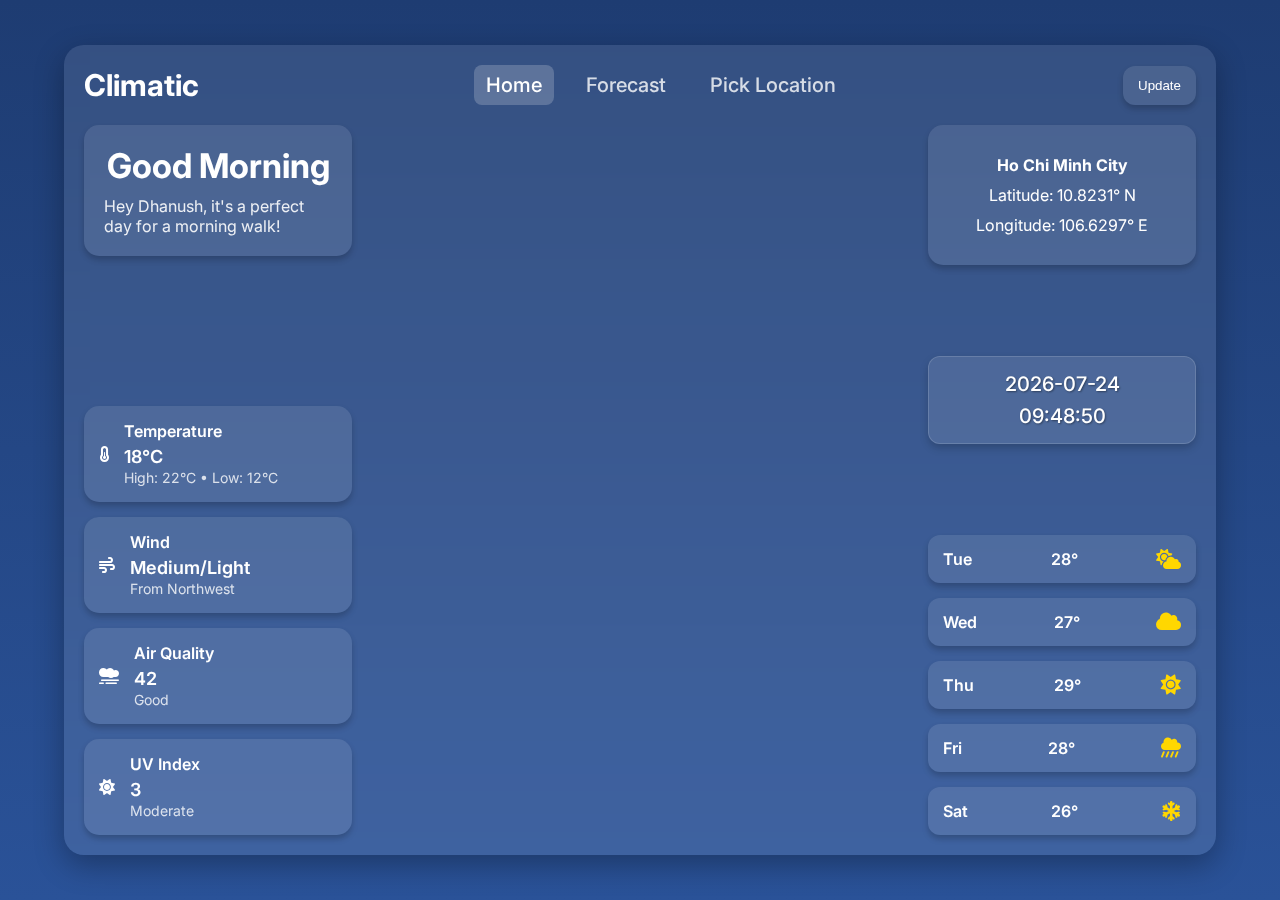
<file: index.html>
<!DOCTYPE html>
<html lang="en">
<head>
    <meta charset="UTF-8">
    <meta name="viewport" content="width=device-width, initial-scale=1.0">
    <title>Weather Dashboard</title>
    <link rel="stylesheet" href="styles.css">
    <link href="https://fonts.googleapis.com/css2?family=Inter:wght@400;500;600;700;900&display=swap" rel="stylesheet">
    <link href="https://cdnjs.cloudflare.com/ajax/libs/font-awesome/6.0.0-beta3/css/all.min.css" rel="stylesheet">
</head>
<body>
    <div class="app-container">
        <header>
            <div class="logo">
                <span>Climatic</span>
            </div>
            <nav class="nav-items">
                <div class="nav-item active">Home</div>
                <div class="nav-item">Forecast</div>
                <div class="nav-item" id="pick-location">Pick Location</div>
            </nav>
            <div class="right-icons">
                <button id="update">Update</button>
            </div>
        </header>

        <main>
            <div class="left-section">
                <div class="greeting">
                    <h1>Good Morning</h1>
                    <p>Hey Dhanush, it's a perfect day for a morning walk!</p>
                </div>

                <!-- Location search area (hidden by default) -->
                <div id="location-search" class="location-search hidden">
                    <input type="text" id="location-input" placeholder="Enter city name...">
                    <button id="search-button"><i class="fas fa-search"></i> Search</button>
                </div>

                <div class="weather-stats">
                    <div class="temperature-info l_block">
                        <div class="temperature-icon">
                            <i class="fas fa-thermometer-half"></i>
                        </div>
                        <div class="temperature-details">
                            <h3>Temperature</h3>
                            <p id="temp">18°C</p>
                            <span>High: 22°C • Low: 12°C</span>
                        </div>
                    </div>
                    <div class="wind-info l_block">
                        <div class="wind-icon">
                            <i class="fas fa-wind"></i>
                        </div>
                        <div class="wind-details">
                            <h3>Wind</h3>
                            <p>Medium/Light</p>
                            <span>From Northwest</span>
                        </div>
                    </div>
                    <div class="aqi-info l_block">
                        <div class="aqi-icon">
                            <i class="fas fa-smog"></i>
                        </div>
                        <div class="aqi-details">
                            <h3>Air Quality</h3>
                            <p>42</p>
                            <span>Good</span>
                        </div>
                    </div>
                    <div class="uv-info l_block">
                        <div class="uv-icon">
                            <i class="fas fa-sun"></i>
                        </div>
                        <div class="uv-details">
                            <h3>UV Index</h3>
                            <p>3</p>
                            <span>Moderate</span>
                        </div>
                    </div>
                </div>
            </div>

            <div class="center-section">
                <div id="weather-visualization" class="weather-visual">
                    <div class="cloud"></div>
                    <div class="sun"></div>
                    <div class="droplet droplet-1"></div>
                    <div class="droplet droplet-2"></div>
                    <div class="droplet droplet-3"></div>
                </div>
            </div>

            <div class="right-section">
                <div class="location">
                    <p id="address">Ho Chi Minh City</p>
                    <p id="latitude">Latitude: 10.8231° N</p>
                    <p id="longitude">Longitude: 106.6297° E</p>
                </div>
                <div class="time">
                    <p id="date">2025-04-14</p>
                    <p id="time">12:00:00</p>
                </div>
                <div class="forecast">
                    <div class="forecast-day">
                        <span>Tue</span>
                        <span>28°</span>
                        <div class="weather-icon">
                            <i class="fas fa-cloud-sun"></i>
                        </div>
                    </div>
                    <div class="forecast-day">
                        <span>Wed</span>
                        <span>27°</span>
                        <div class="weather-icon">
                            <i class="fas fa-cloud"></i>
                        </div>
                    </div>
                    <div class="forecast-day">
                        <span>Thu</span>
                        <span>29°</span>
                        <div class="weather-icon">
                            <i class="fas fa-sun"></i>
                        </div>
                    </div>
                    <div class="forecast-day">
                        <span>Fri</span>
                        <span>28°</span>
                        <div class="weather-icon">
                            <i class="fas fa-cloud-showers-heavy"></i>
                        </div>
                    </div>
                    <div class="forecast-day">
                        <span>Sat</span>
                        <span>26°</span>
                        <div class="weather-icon">
                            <i class="fas fa-snowflake"></i>
                        </div>
                    </div>
                </div>
            </div>
        </main>
    </div>
    <script src="script.js"></script>
</body>
</html>
</file>
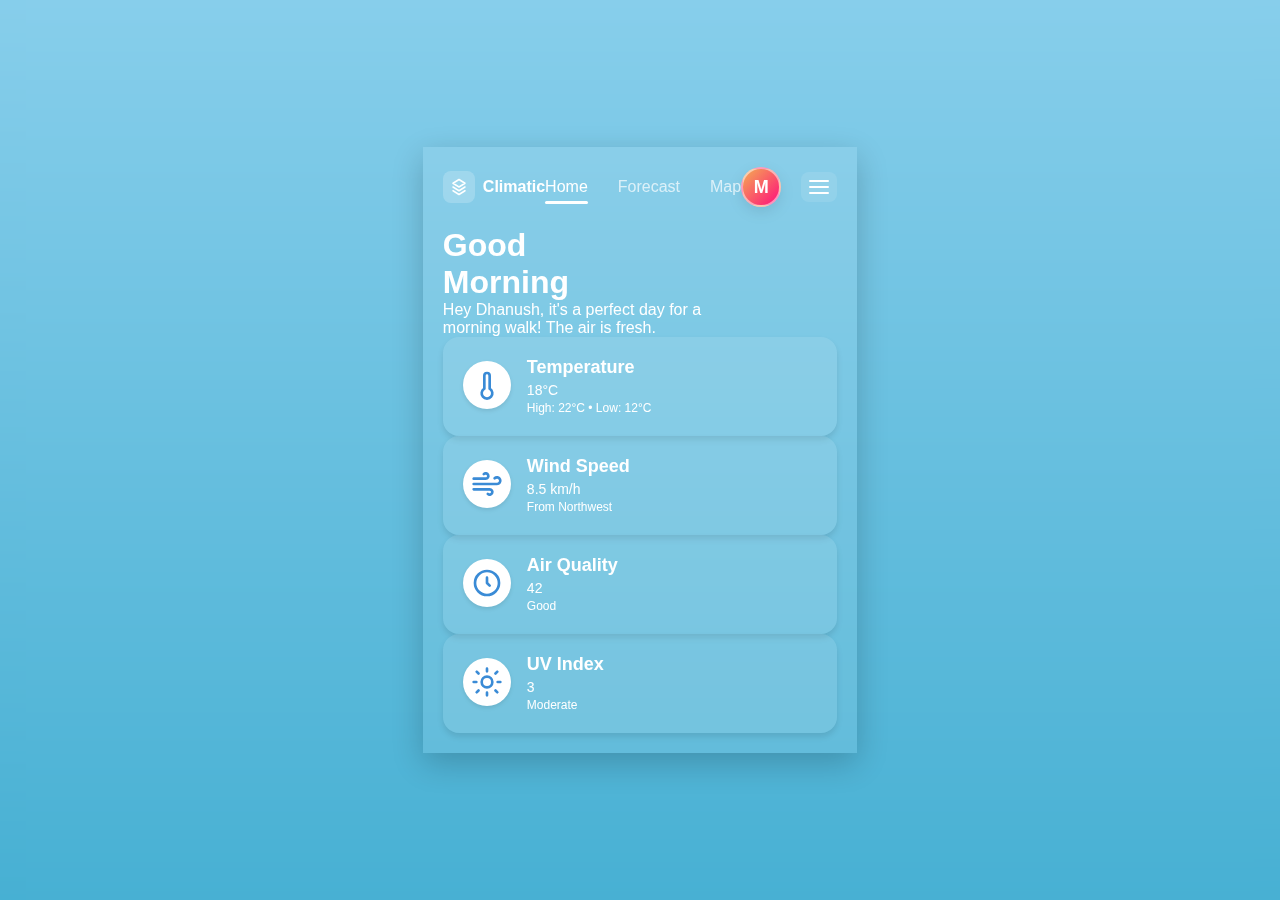
<file: text.html>
<!DOCTYPE html>
<html lang="en">
<head>
    <meta charset="UTF-8">
    <meta name="viewport" content="width=device-width, initial-scale=1.0">
    <title>Document</title>
    <link rel="stylesheet" href="sty.css">
</head>
<body>
    <div class="container">
        <div class="app-container">
            <header>
                <div class="logo">
                    <div class="logo-icon">
                        <svg width="18" height="18" viewBox="0 0 24 24" fill="none" xmlns="http://www.w3.org/2000/svg">
                            <path d="M12 2L4 7L12 12L20 7L12 2Z" stroke="white" stroke-width="2" stroke-linecap="round" stroke-linejoin="round"/>
                            <path d="M4 17L12 22L20 17" stroke="white" stroke-width="2" stroke-linecap="round" stroke-linejoin="round"/>
                            <path d="M4 12L12 17L20 12" stroke="white" stroke-width="2" stroke-linecap="round" stroke-linejoin="round"/>
                        </svg>
                    </div>
                    <span>Climatic</span>
                </div>
                <div class="nav-items">
                    <div class="nav-item active">Home</div>
                    <div class="nav-item">Forecast</div>
                    <div class="nav-item">Map</div>
                </div>
                <div class="right-icons">
                    <div class="profile-icon">M</div>
                    <div class="menu-icon">
                        <span></span>
                        <span></span>
                        <span></span>
                    </div>
                </div>
            </header>
        <section>
            <div class="m_left">
                <div class="greetings">
                    <h1>Good<br>Morning</h1>
                    <p>Hey Dhanush, it's a perfect day for a<br>morning walk! The air is fresh.</p>
                </div>
                <div class="weather-stats">
                    <!-- Temperature Info -->
                    <div class="temperature-info l_block">
                        <div class="temperature-icon">
                            <svg width="24" height="24" viewBox="0 0 24 24" fill="none" xmlns="http://www.w3.org/2000/svg">
                                <path d="M14 14.76V5a2 2 0 1 0-4 0v9.76a4 4 0 1 0 4 0z" stroke="#3a8bd6" stroke-width="2" stroke-linecap="round" stroke-linejoin="round"/>
                            </svg>
                        </div>

                        <div class="temperature-details">
                            <h3>Temperature</h3>
                            <p>18°C</p>
                            <span>High: 22°C • Low: 12°C</span>
                        </div>
                    </div>
                
                    <!-- Wind Info -->
                    <div class="wind-info l_block">
                        <div class="wind-icon">
                            <svg width="24" height="24" viewBox="0 0 24 24" fill="none" xmlns="http://www.w3.org/2000/svg">
                                <path d="M9.59 4.59A2 2 0 1 1 11 8H2m10.59 11.41A2 2 0 1 0 14 16H2m15.73-8.27A2.5 2.5 0 1 1 19.5 12H2" stroke="#3a8bd6" stroke-width="2" stroke-linecap="round" stroke-linejoin="round"/>
                            </svg>
                        </div>

                        <div class="wind-details">
                            <h3>Wind Speed</h3>
                            <p>8.5 km/h</p>
                            <span>From Northwest</span>
                        </div>
                    </div>
                
                    <!-- Air Quality Info -->
                    <div class="aqi-info l_block">
                        <div class="aqi-icon">
                            <svg width="24" height="24" viewBox="0 0 24 24" fill="none" xmlns="http://www.w3.org/2000/svg">
                                <path d="M3 12a9 9 0 1 1 18 0A9 9 0 0 1 3 12z" stroke="#3a8bd6" stroke-width="2" stroke-linecap="round" stroke-linejoin="round"/>
                                <path d="M12 8v4l2 2" stroke="#3a8bd6" stroke-width="2" stroke-linecap="round" stroke-linejoin="round"/>
                            </svg>
                        </div>

                        <div class="aqi-details">
                            <h3>Air Quality</h3>
                            <p>42</p>
                            <span>Good</span>
                        </div>
                    </div>
                
                    <!-- UV Index Info -->
                    <div class="uv-info l_block">
                        <div class="uv-icon">
                            <svg width="24" height="24" viewBox="0 0 24 24" fill="none" xmlns="http://www.w3.org/2000/svg">
                                <circle cx="12" cy="12" r="4" stroke="#3a8bd6" stroke-width="2"/>
                                <path d="M12 2v2M12 20v2M4.22 4.22l1.42 1.42M18.36 18.36l1.42 1.42M2 12h2M20 12h2M4.22 19.78l1.42-1.42M18.36 5.64l1.42-1.42" stroke="#3a8bd6" stroke-width="2" stroke-linecap="round"/>
                            </svg>
                        </div>

                        <div class="uv-details">
                            <h3>UV Index</h3>
                            <p>3</p>
                            <span>Moderate</span>
                        </div>
                    </div>
                </div>
            </div>




            <div class="m_middle">

            </div>
            <div class="m_right"></div>
        </section>
    </div>
</body>
</html>
</file>
<file: styles.css>
* {
    margin: 0;
    padding: 0;
    box-sizing: border-box;
}

/* Enhanced styles for a visually appealing design */
body {
    background: linear-gradient(to bottom, #1e3c72, #2a5298); /* Deep blue gradient */
    color: #fff;
    font-family: 'Inter', sans-serif;
    margin: 0;
    padding: 0;
    display: flex;
    justify-content: center;
    align-items: center;
    height: 100vh;
    overflow: hidden;
}

.app-container {
    width: 90%;
    max-width: 1200px;
    height: 90%;
    background: rgba(255, 255, 255, 0.1);
    box-shadow: 0 10px 30px rgba(0, 0, 0, 0.3);
    display: flex;
    flex-direction: column;
    padding: 20px;
    border-radius: 20px;
    backdrop-filter: blur(10px);
}

header {
    display: flex;
    justify-content: space-between;
    align-items: center;
    margin-bottom: 20px;
}

.logo {
    display: flex;
    align-items: center;
    gap: 10px;
    font-weight: 700;
    font-size: 30px;
    color: #fff;
}

.nav-items {
    display: flex;
    gap: 20px;
    font-size: 20px;
}

.nav-item {
    font-weight: 500;
    opacity: 0.8;
    transition: all 0.3s ease;
    padding: 8px 12px;
    border-radius: 8px;
    cursor: pointer;
}

.nav-item.active, .nav-item:hover {
    opacity: 1;
    background: rgba(255, 255, 255, 0.2);
}

#update{
    display: flex;
    color: white;
    justify-content: space-between;
    align-items: center;
    padding: 12px 15px;
    background: rgba(255, 255, 255, 0.1);
    border-radius: 12px;
    box-shadow: 0 4px 6px rgba(0, 0, 0, 0.2);
    transition: all 0.3s ease;
}
button{
    background-color: #2c4678;
    color: white;
    padding: 8px 16px;
    border-radius: 20px;
    border: none;
    display: flex;
    align-items: center;
    justify-content: space-between;
    box-shadow: 0 2px 4px rgba(0, 0, 0, 0.2);
}

.profile-icon {
    font-size: 24px;
    color: #fff;
}

.menu-icon {
    display: flex;
    flex-direction: column;
    gap: 2px;
    cursor: pointer;
    padding: 8px;
    background: rgba(255, 255, 255, 0.1);
    border-radius: 8px;
    transition: all 0.3s ease;
    width: 42px;
}

.menu-icon:hover {
    background: rgba(255, 255, 255, 0.2);
}

.menu-icon span {
    width: 25px;
    height: 3px;
    background-color: white;
    display: block;
    border-radius: 2px;
    margin: 4px 0;
}

main {
    display: grid;
    grid-template-columns: 1fr 2fr 1fr;
    gap: 20px;
    height: 100%;
}

.left-section, .right-section {
    display: flex;
    flex-direction: column;
    justify-content: space-between;
}

.greeting {
    background: rgba(255, 255, 255, 0.1);
    padding: 20px;
    border-radius: 15px;
    box-shadow: 0 4px 6px rgba(0, 0, 0, 0.2);
    text-align: center;
}

.greeting h1 {
    font-size: 34px;
    font-weight: 700;
    margin-bottom: 10px;
}

.greeting p {
    font-size: 16px;
    opacity: 0.9;
    text-align: start;
}
.greeting:hover {
    background: rgba(255, 255, 255, 0.2);
    transform: translateY(-3px);
}
.weather-stats {
    display: flex;
    flex-direction: column;
    gap: 15px;
}

.weather-stats .l_block {
    background: rgba(255, 255, 255, 0.1);
    border-radius: 15px;
    padding: 15px;
    display: flex;
    align-items: center;
    gap: 15px;
    box-shadow: 0 4px 6px rgba(0, 0, 0, 0.2);
    transition: transform 0.3s ease, box-shadow 0.3s ease;
}

.weather-stats .l_block:hover {
    transform: translateY(-5px);
    box-shadow: 0 8px 15px rgba(0, 0, 0, 0.3);
}

.weather-stats .l_block h3 {
    font-size: 16px;
    font-weight: 600;
    margin-bottom: 5px;
}

.weather-stats .l_block p {
    font-size: 18px;
    font-weight: 600;
    margin: 0;
}

.weather-stats .l_block span {
    font-size: 14px;
    opacity: 0.8;
}

.center-section {
    display: flex;
    justify-content: center;
    align-items: center;
    position: relative;
}

.weather-visual {
    position: relative;
    width: 100%;
    height: 100%;
    display: flex;
    justify-content: center;
    align-items: center;
}

.location {
    text-align: center;
    background: rgba(255, 255, 255, 0.1);
    border-radius: 15px;
    padding: 20px;
    box-shadow: 0 4px 6px rgba(0, 0, 0, 0.2);
    font-size: 16px;
}
#address{
    font-weight:bold;
}
.location:hover {
    background: rgba(255, 255, 255, 0.2);
    transform: translateY(-3px);
}
.time {
    text-align: center;
    background: rgba(255, 255, 255, 0.1);
    border-radius: 12px;
    padding: 15px;
    box-shadow: 0 4px 8px rgba(0, 0, 0, 0.2);
    display: flex;
    flex-direction: column;
    align-items: center;
    gap: 8px;
    border: 1px solid rgba(255, 255, 255, 0.15);
    transition: all 0.3s ease;
}

.time:hover {
    background: rgba(255, 255, 255, 0.2);
    transform: translateY(-3px);
}

.time p {
    font-size: 20px;
    font-family: 'Inter', sans-serif;
    font-weight: 500;
    color: #ffffff;
    text-shadow: 1px 1px 2px rgba(0, 0, 0, 0.4);
    margin: 0;
}
.location p {
    margin: 10px 0;
}

.forecast {
    display: flex;
    flex-direction: column;
    gap: 15px;
}

.forecast-day {
    display: flex;
    justify-content: space-between;
    align-items: center;
    padding: 12px 15px;
    background: rgba(255, 255, 255, 0.1);
    border-radius: 12px;
    box-shadow: 0 4px 6px rgba(0, 0, 0, 0.2);
    transition: all 0.3s ease;
}

.forecast-day:hover {
    background: rgba(255, 255, 255, 0.2);
    transform: translateY(-3px);
}

.forecast-day span {
    font-size: 16px;
    font-weight: 600;
}

.weather-icon {
    font-size: 20px;
    color: #FFD700;
}

/* Enhanced Modal Styling */
.modal {
    position: fixed;
    top: 0;
    left: 0;
    width: 100%;
    height: 100%;
    background: rgba(0, 0, 0, 0.7); /* Darker background for better contrast */
    display: flex;
    justify-content: center;
    align-items: center;
    z-index: 1000;
    animation: fadeIn 0.5s ease-in-out;
}

.modal.hidden {
    display: none;
}

.modal-content {
    background: linear-gradient(to bottom, #ffffff, #f0f0f0);
    padding: 30px;
    border-radius: 15px;
    box-shadow: 0 8px 20px rgba(0, 0, 0, 0.3);
    text-align: center;
    width: 350px;
    animation: slideIn 0.5s ease-in-out;
    position: relative;
}

.modal-content h2 {
    margin-bottom: 20px;
    font-size: 24px;
    color: #333;
    font-weight: bold;
}

.modal-content input {
    width: 100%;
    padding: 12px;
    margin-bottom: 20px;
    border: 1px solid #ccc;
    border-radius: 8px;
    font-size: 16px;
    box-shadow: inset 0 2px 4px rgba(0, 0, 0, 0.1);
    transition: border-color 0.3s ease;
}

.modal-content input:focus {
    border-color: #007BFF;
    outline: none;
    box-shadow: 0 0 5px rgba(0, 123, 255, 0.5);
}

.modal-content button {
    padding: 12px 25px;
    background: #007BFF;
    color: #fff;
    border: none;
    border-radius: 8px;
    font-size: 16px;
    cursor: pointer;
    transition: background 0.3s ease, transform 0.2s ease;
}

.modal-content button:hover {
    background: #0056b3;
    transform: translateY(-2px);
}

.modal-content button:active {
    transform: translateY(0);
}

.close-button {
    position: absolute;
    top: 15px;
    right: 15px;
    font-size: 20px;
    color: #333;
    cursor: pointer;
    transition: color 0.3s ease;
}

.close-button:hover {
    color: #007BFF;
}

/* Location Picker Styling */
.location-picker {
    display: flex;
    flex-direction: column;
    align-items: center;
    background: rgba(255, 255, 255, 0.1);
    padding: 20px;
    border-radius: 15px;
    box-shadow: 0 4px 6px rgba(0, 0, 0, 0.2);
    margin-top: 20px;
    transition: transform 0.3s ease, box-shadow 0.3s ease;
}

.location-picker:hover {
    transform: translateY(-5px);
    box-shadow: 0 8px 15px rgba(0, 0, 0, 0.3);
}

.location-picker input {
    width: 80%;
    padding: 12px;
    margin-bottom: 15px;
    border: 1px solid #ccc;
    border-radius: 8px;
    font-size: 16px;
    box-shadow: inset 0 2px 4px rgba(0, 0, 0, 0.1);
    transition: border-color 0.3s ease;
}

.location-picker input:focus {
    border-color: #007BFF;
    outline: none;
    box-shadow: 0 0 5px rgba(0, 123, 255, 0.5);
}

.location-picker button {
    padding: 12px 25px;
    background: #007BFF;
    color: #fff;
    border: none;
    border-radius: 8px;
    font-size: 16px;
    cursor: pointer;
    transition: background 0.3s ease, transform 0.2s ease;
}

.location-picker button:hover {
    background: #0056b3;
    transform: translateY(-2px);
}

.location-picker button:active {
    transform: translateY(0);
}

/* Animations */
@keyframes fadeIn {
    from {
        opacity: 0;
    }
    to {
        opacity: 1;
    }
}

@keyframes slideIn {
    from {
        transform: translateY(-50px);
        opacity: 0;
    }
    to {
        transform: translateY(0);
        opacity: 1;
    }
}

/* Basic responsiveness */
@media (max-width: 1024px) {
    main {
        grid-template-columns: 1fr 1fr;
    }
    
    .center-section {
        grid-column: span 2;
        grid-row: 2;
        padding-top: 40px;
    }
    
    .right-section {
        padding-top: 20px;
    }
}

@media (max-width: 768px) {
    main {
        grid-template-columns: 1fr;
        overflow-y: auto;
        gap: 30px;
    }
    
    .center-section, .left-section, .right-section {
        grid-column: span 1;
    }
    
    .app-container {
        height: auto;
        min-height: 100vh;
        padding: 20px;
    }

    .greeting h1 {
        font-size: 36px;
    }

    .center-section {
        height: 250px;
    }
}
/* Add this to your existing CSS file */

/* Location search styling */
.location-search {
    background: rgba(255, 255, 255, 0.1);
    border-radius: 15px;
    padding: 15px;
    margin-bottom: 15px;
    box-shadow: 0 4px 6px rgba(0, 0, 0, 0.2);
    display: flex;
    justify-content: space-between;
    align-items: center;
    transition: all 0.3s ease;
    animation: fadeIn 0.5s ease-in-out;
}

.location-search.hidden {
    display: none;
}

.location-search input {
    flex: 1;
    padding: 12px;
    border: 1px solid rgba(255, 255, 255, 0.2);
    border-radius: 8px;
    background: rgba(255, 255, 255, 0.1);
    color: #fff;
    font-size: 16px;
    margin-right: 10px;
}

.location-search input::placeholder {
    color: rgba(255, 255, 255, 0.7);
}

.location-search input:focus {
    outline: none;
    border-color: rgba(255, 255, 255, 0.5);
    box-shadow: 0 0 5px rgba(255, 255, 255, 0.3);
}

.location-search button {
    padding: 12px 15px;
    background: rgba(255, 255, 255, 0.2);
    color: #fff;
    border: none;
    border-radius: 8px;
    cursor: pointer;
    transition: all 0.3s ease;
    font-weight: 500;
    display: flex;
    align-items: center;
    gap: 8px;
}

.location-search button:hover {
    background: rgba(255, 255, 255, 0.3);
    transform: translateY(-2px);
}

.location-search button:active {
    transform: translateY(0);
}

/* Highlight the active nav item */
.nav-item#pick-location:hover, 
.nav-item#pick-location.active {
    cursor: pointer;
    opacity: 1;
    background: rgba(255, 255, 255, 0.2);
}

/* Animation for search area */
@keyframes fadeIn {
    from {
        opacity: 0;
        transform: translateY(-10px);
    }
    to {
        opacity: 1;
        transform: translateY(0);
    }
}
</file>
<file: sty.css>
* {
    margin: 0;
    padding: 0;
    box-sizing: border-box;
}

body {
    background: linear-gradient(to bottom, #87CEEB, #47b0d3); /* Realistic blue sky gradient */
    color: #fff;
    font-family: 'Inter', sans-serif;
    margin: 0;
    padding: 0;
    display: flex;
    justify-content: center;
    align-items: center;
    height: 100vh;
    overflow: hidden;
    backdrop-filter: blur(10px);
}

.app-container {
    width: 100%;
    height: 100%;
    background: rgba(255, 255, 255, 0.1);
    box-shadow: 0 10px 30px rgba(0, 0, 0, 0.2);
    display: flex;
    flex-direction: column;
    padding: 20px;
    position: relative;
    backdrop-filter: blur(10px);
}

header {
    display: flex;
    justify-content: space-between;
    align-items: center;
    margin-bottom: 20px;
}

.logo {
    display: flex;
    align-items: center;
    gap: 8px;
    font-weight: 600;
}

.logo-icon {
    background: rgba(255, 255, 255, 0.2);
    width: 32px;
    height: 32px;
    border-radius: 8px;
    display: flex;
    align-items: center;
    justify-content: center;
}

.nav-items {
    display: flex;
    gap: 30px;
}

.nav-item { 
    font-weight: 500;
    opacity: 0.7;
    transition: all 0.3s ease;
    padding: 8px 0;
    position: relative;
    cursor: pointer;
}

.nav-item.active {
    opacity: 1;
}

.nav-item.active::after {
    content: '';
    position: absolute;
    width: 100%;
    height: 3px;
    background: #fff;
    bottom: 0;
    left: 0;
    border-radius: 3px;
}

.right-icons {
    display: flex;
    align-items: center;
    gap: 20px;
}

.profile-icon {
    width: 40px;
    height: 40px;
    border-radius: 50%;
    background: linear-gradient(135deg, #f4ac53 0%, #FF0F7B 100%);
    display: flex;
    align-items: center;
    justify-content: center;
    font-weight: 600;
    font-size: 18px;
    border: 2px solid rgba(255, 255, 255, 0.5);
    box-shadow: 0 5px 15px rgba(0, 0, 0, 0.1);
}

.menu-icon {
    display: flex;
    flex-direction: column;
    gap: 4px;
    cursor: pointer;
    padding: 8px;
    background: rgba(255, 255, 255, 0.1);
    border-radius: 8px;
    transition: all 0.3s ease;
}

.menu-icon:hover {
    background: rgba(255, 255, 255, 0.2);
}

.menu-icon span {
    width: 20px;
    height: 2px;
    background-color: white;
    display: flex;
    border-radius: 2px;
}

.l_block {
    background: rgba(255, 255, 255, 0.1); /* Match the background with a translucent effect */
    border-radius: 16px; /* Rounded corners */
    padding: 20px;
    display: flex;
    align-items: center;
    gap: 16px;
    box-shadow: 0 4px 6px rgba(0, 0, 0, 0.1); /* Subtle shadow */
    transition: transform 0.3s ease, box-shadow 0.3s ease;
}

.l_block:hover {
    transform: translateY(-8px); /* Lift slightly on hover */
    box-shadow: 0 8px 15px rgba(0, 0, 0, 0.2); /* Enhanced shadow on hover */
}

.l_block svg {
    background: white;
    border-radius: 50%;
    padding: 8px;
    width: 48px;
    height: 48px;
    box-shadow: 0 2px 4px rgba(0, 0, 0, 0.1);
}

.l_block h3 {
    font-size: 18px;
    font-weight: 600;
    color: white;
    margin: 0;
}

.l_block p {
    font-size: 14px;
    color: #ffffff; /* Light blue text */
    margin: 4px 0 0;
}

.l_block span {
    font-size: 12px;
    color: #ffffff; /* Even lighter blue text */
}
</file>
